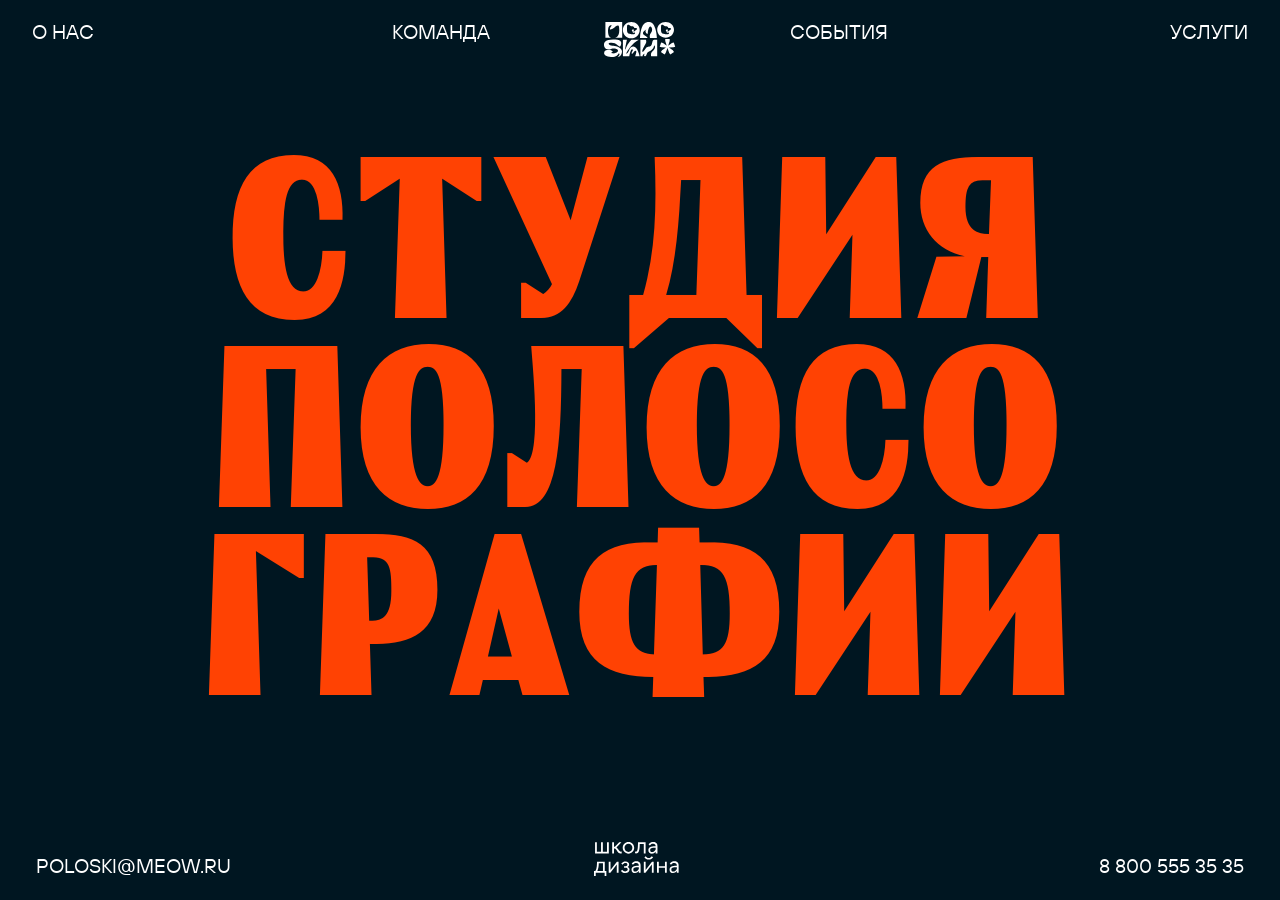
<file: index.html>
<!DOCTYPE html>
<html lang="en">
<head>
    <meta charset="UTF-8">
    <meta name="viewport" content="width=device-width, initial-scale=1.0">
    <title>ПОЛОSКИ</title>
    <link rel="stylesheet" href="stylesheets/styles.css">
</head>
<body>
     <header class="header">
        <nav class="nav">
            <a href="about.html">О НАС</a>
            <a href="masters.html">КОМАНДА</a>
            <a href="index.html" class="header-logo">
                <img src="images/logomine.svg">
            </a>
            <a href="event.html">СОБЫТИЯ</a>
            <a href="uslugi.html">УСЛУГИ</a>
        </nav>
    </header>
    <main class="hero">
        <h1 class="htitle" data-split>
            <span>СТУДИЯ</span>
            <span>ПОЛОСО</span>
            <span>ГРАФИИ</span>
        </h1>
    </main>
    <footer class="podval">
        <div>POLOSKI@MEOW.RU</div>
        <a href="https://hsedesign.ru/account/Chris">
            <img src="images/logohse.svg" class="footer-logo">
        </a>
        <div>8 800 555 35 35</div>
    </footer>
    <script src="main.js"></script>
</body>
</html>
</file>
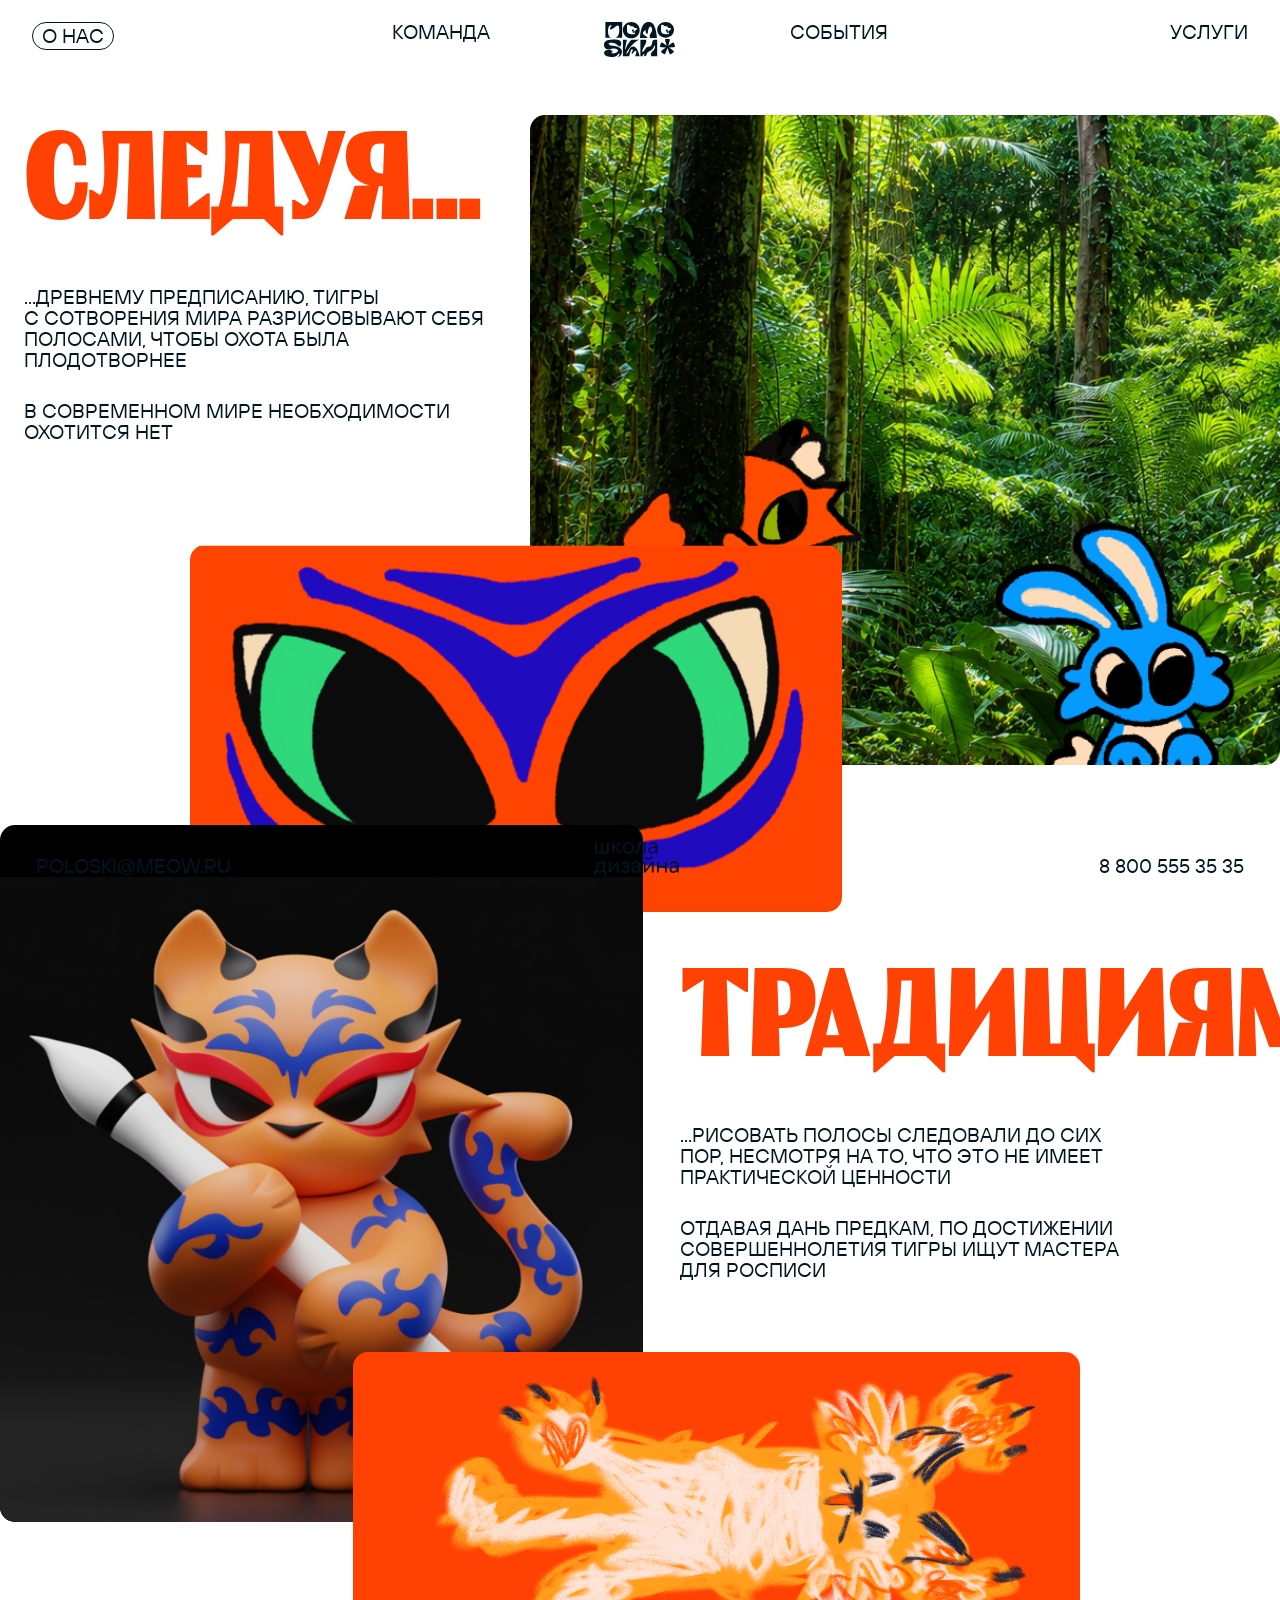
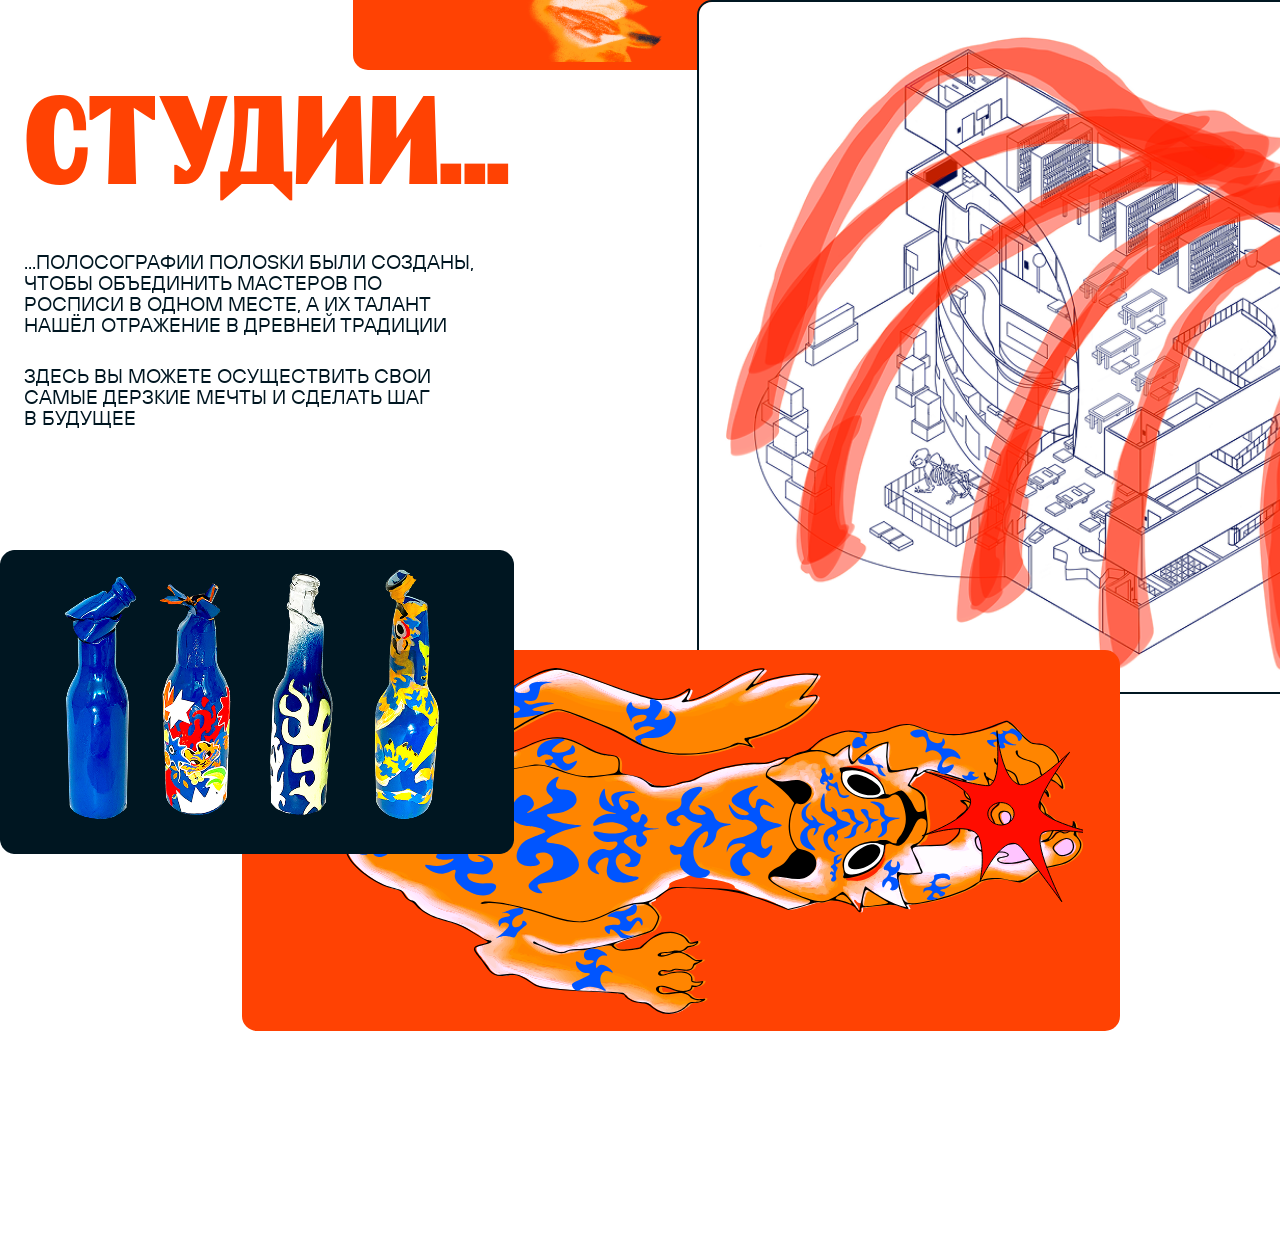
<file: about.html>
<!DOCTYPE html>
<html lang="en">
<head>
    <meta charset="UTF-8">
    <meta name="viewport" content="width=device-width, initial-scale=1.0">
    <title>ПОЛОSКИ</title>
    <link rel="stylesheet" href="stylesheets/styles.css">
</head>
<body class="aboutpage">
    <header class="header">
        <nav class="nav">
            <a href="about.html" class="active">О НАС</a>
            <a href="masters.html">КОМАНДА</a>
            <a href="index.html" class="header-logo">
                <img src="images/logominebl.svg">
            </a>
            <a href="event.html">СОБЫТИЯ</a>
            <a href="uslugi.html">УСЛУГИ</a>
        </nav>
    </header>
    <main class="about">
        <section class="about-block about-block-1">
            <div class="about-text">
                <h1>СЛЕДУЯ...</h1>
                <p>...ДРЕВНЕМУ ПРЕДПИСАНИЮ, ТИГРЫ С&nbsp;СОТВОРЕНИЯ МИРА РАЗРИСОВЫВАЮТ СЕБЯ ПОЛОСАМИ, ЧТОБЫ ОХОТА БЫЛА ПЛОДОТВОРНЕЕ</p>
                <p>В СОВРЕМЕННОМ МИРЕ НЕОБХОДИМОСТИ ОХОТИТСЯ НЕТ</p>
            </div>
            <img src="images/about1.png" class="about-img about-img-1" alt="">
            <img src="images/about2.svg" class="about-img about-img-2" alt="">
            <img src="images/about3.svg" class="about-img about-img-3" alt="">
        </section>
        <section class="about-block about-block-2">
            <div class="about-text about-text-right">
                <h2>ТРАДИЦИЯМ...</h2>
                <p>...РИСОВАТЬ ПОЛОСЫ СЛЕДОВАЛИ ДО СИХ ПОР, НЕСМОТРЯ НА&nbsp;ТО,&nbsp;ЧТО&nbsp;ЭТО&nbsp;НЕ&nbsp;ИМЕЕТ ПРАКТИЧЕСКОЙ ЦЕННОСТИ</p>
                <p>ОТДАВАЯ ДАНЬ ПРЕДКАМ, ПО&nbsp;ДОСТИЖЕНИИ СОВЕРШЕННОЛЕТИЯ ТИГРЫ ИЩУТ МАСТЕРА ДЛЯ&nbsp;РОСПИСИ</p>
            </div>
            <img src="images/about4.svg" class="about-img about-img-4" alt="">
        </section>
        <section class="about-block about-block-3">
            <div class="about-text">
                <h2>СТУДИИ...</h2>
                <p>...ПОЛОСОГРАФИИ ПОЛОSКИ БЫЛИ СОЗДАНЫ, ЧТОБЫ ОБЪЕДИНИТЬ МАСТЕРОВ ПО РОСПИСИ В ОДНОМ МЕСТЕ, А&nbsp;ИХ&nbsp;ТАЛАНТ НАШЁЛ ОТРАЖЕНИЕ В&nbsp;ДРЕВНЕЙ ТРАДИЦИИ</p>
                <p>ЗДЕСЬ ВЫ МОЖЕТЕ ОСУЩЕСТВИТЬ СВОИ САМЫЕ ДЕРЗКИЕ МЕЧТЫ И&nbsp;СДЕЛАТЬ ШАГ В&nbsp;БУДУЩЕЕ</p>
            </div>
            <img src="images/about5.png" class="about-img about-img-5" alt="">
            <img src="images/about6.svg" class="about-img about-img-6" alt="">
            <img src="images/about7.png" class="about-img about-img-7" alt="">
        </section>
    </main>
    <footer class="podval">
        <div>POLOSKI@MEOW.RU</div>
        <a href="https://hsedesign.ru/account/Chris">
            <img src="images/logohsebl.svg" class="footer-logo">
        </a>
        <div>8 800 555 35 35</div>
    </footer>
    <script src="main.js"></script>
</body>
</html>
</file>
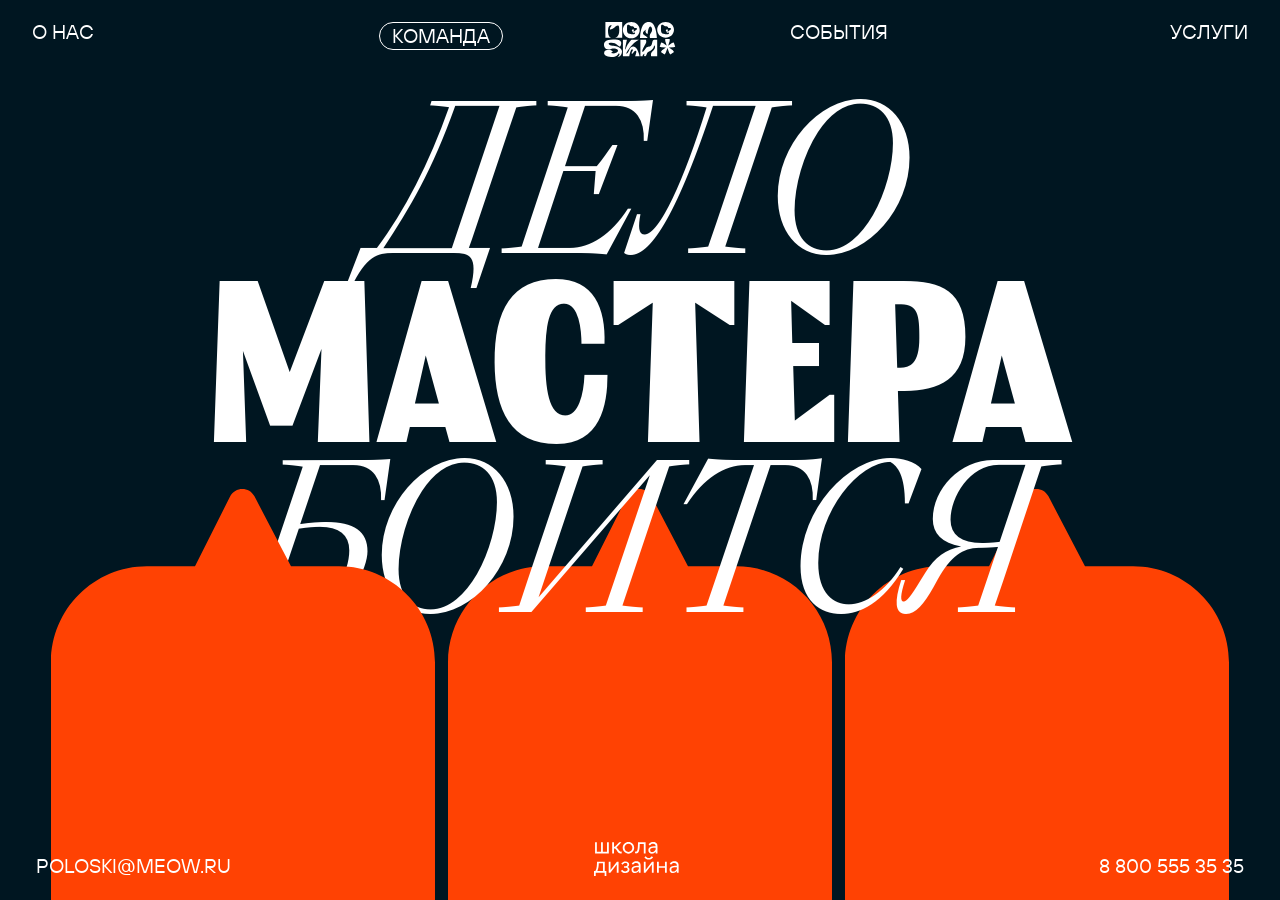
<file: masters.html>
<!DOCTYPE html>
<html lang="en">
<head>
    <meta charset="UTF-8">
    <meta name="viewport" content="width=device-width, initial-scale=1.0">
    <title>ПОЛОSКИ</title>
    <link rel="stylesheet" href="stylesheets/styles.css">
</head>
<body>
    <header class="header">
        <nav class="nav">
            <a href="about.html">О НАС</a>
            <a href="masters.html" class="active">КОМАНДА</a>
            <a href="index.html" class="header-logo">
                <img src="images/logomine.svg">
            </a>
            <a href="event.html">СОБЫТИЯ</a>
            <a href="uslugi.html">УСЛУГИ</a>
        </nav>
    </header>
    <main class="masters">
        <div class="masters-title">
            <div class="title-line title-line-1">ДЕЛО</div>
            <div class="title-line title-line-2">МАСТЕРА</div>
            <div class="title-line title-line-3">БОИТСЯ</div>
        </div>
        <button class="reset-star" type="button">
            <img src="images/return.svg" alt="">
        </button>
        <div class="fingers">
            <button class="finger finger-1 active" type="button" data-index="0">
                <img src="images/fingerdown.svg" alt="">
            </button>
            <button class="finger finger-2" type="button" data-index="1">
                <img src="images/fingerdown2.svg" alt="">
            </button>
            <button class="finger finger-3" type="button" data-index="2">
                <img src="images/fingerdown3.svg" alt="">
            </button>
        </div>
        <div class="master-card">
            <img src="images/fingerup.svg" class="card-bg" alt="">
            <button class="card-close" type="button">
                <img src="images/strelka.svg" alt="">
            </button>
            <img src="images/eltigr.png" class="master-photo" alt="">
            <div class="master-info">
                <h2>ЭЛЬ ТИГР</h2>
                <p>ИСПАНСКИЙ МАСТЕР<br>ПО КРУПНОЙ РОСПИСИ</p>
                <a href="error.html">ПОРТФОЛИО</a>
            </div>
        </div>
</main>
    <footer class="podval">
        <div>POLOSKI@MEOW.RU</div>
        <a href="https://hsedesign.ru/account/Chris">
            <img src="images/logohse.svg" class="footer-logo">
        </a>
        <div>8 800 555 35 35</div>
    </footer>
    <script src="main.js"></script>
</body>
</html>
</file>
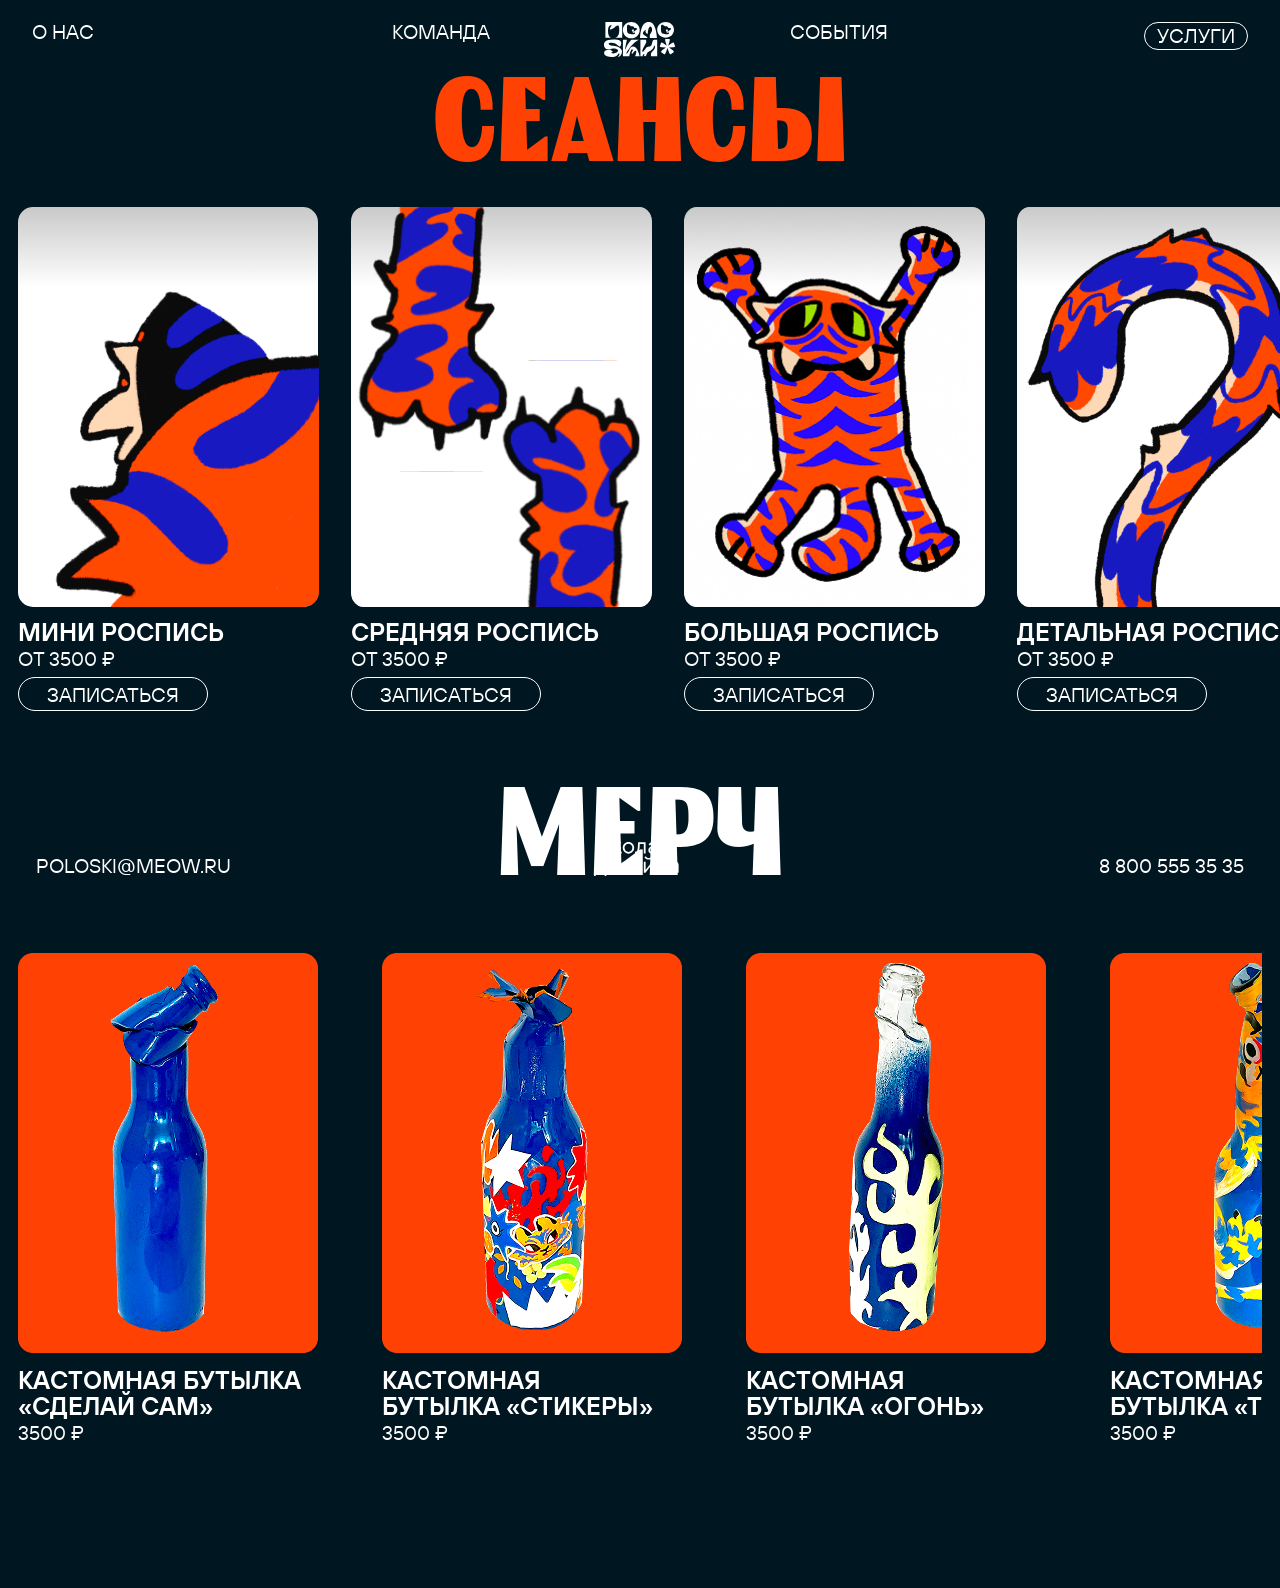
<file: uslugi.html>
<!DOCTYPE html>
<html lang="en">
<head>
    <meta charset="UTF-8">
    <meta name="viewport" content="width=device-width, initial-scale=1.0">
    <title>ПОЛОSКИ</title>
    <link rel="stylesheet" href="stylesheets/styles.css">
</head>
<body>
    <header class="header">
        <nav class="nav">
            <a href="about.html">О НАС</a>
            <a href="masters.html">КОМАНДА</a>
            <a href="index.html" class="header-logo">
                <img src="images/logomine.svg">
            </a>
            <a href="event.html">СОБЫТИЯ</a>
            <a href="uslugi.html" class="active">УСЛУГИ</a>
        </nav>
    </header>
    <main class="services">
        <section class="sessions">
            <h1 class="services-title">СЕАНСЫ</h1>
            <div class="sessions-grid">
                <article class="session-card">
                    <img src="images/miniros.svg" alt="">
                    <h2>МИНИ РОСПИСЬ</h2>
                    <p>ОТ 3500 ₽</p>
                    <button class="session-btn" type="button">ЗАПИСАТЬСЯ</button>
                </article>
                <article class="session-card">
                    <img src="images/middleros.svg" alt="">
                    <h2>СРЕДНЯЯ РОСПИСЬ</h2>
                    <p>ОТ 3500 ₽</p>
                    <button class="session-btn" type="button">ЗАПИСАТЬСЯ</button>
                </article>
                <article class="session-card">
                    <img src="images/bigros.png" alt="">
                    <h2>БОЛЬШАЯ РОСПИСЬ</h2>
                    <p>ОТ 3500 ₽</p>
                    <button class="session-btn" type="button">ЗАПИСАТЬСЯ</button>
                </article>
                <article class="session-card">
                    <img src="images/specialros.svg" alt="">
                    <h2>ДЕТАЛЬНАЯ РОСПИСЬ</h2>
                    <p>ОТ 3500 ₽</p>
                    <button class="session-btn" type="button">ЗАПИСАТЬСЯ</button>
                </article>
            </div>
        </section>
        <section class="merch">
            <h2 class="merch-title">МЕРЧ</h2>
            <div class="merch-scroll">
                <article class="merch-card">
                    <img src="images/merch1.png" alt="">
                    <h3>КАСТОМНАЯ БУТЫЛКА<br>«СДЕЛАЙ САМ»</h3>
                    <p>3500 ₽</p>
                </article>
                <article class="merch-card">
                    <img src="images/merch2.png" alt="">
                    <h3>КАСТОМНАЯ<br>БУТЫЛКА «СТИКЕРЫ»</h3>
                    <p>3500 ₽</p>
                </article>
                <article class="merch-card">
                    <img src="images/merch3.png" alt="">
                    <h3>КАСТОМНАЯ<br>БУТЫЛКА «ОГОНЬ»</h3>
                    <p>3500 ₽</p>
                </article>
                <article class="merch-card">
                    <img src="images/merch4.png" alt="">
                    <h3>КАСТОМНАЯ<br>БУТЫЛКА «ТИГР»</h3>
                    <p>3500 ₽</p>
                </article>
                <article class="merch-card">
                    <img src="images/merch5.png" alt="">
                    <h3>ФАРТУК «ПОЛОSКИ»</h3>
                    <p>5000 ₽</p>
                </article>
                <article class="merch-card">
                    <img src="images/merch6.png" alt="">
                    <h3>ПЛАКАТ<br>«ЗОВ К&nbsp;ПРЕДКАМ»</h3>
                    <p>600 ₽</p>
                </article>
            </div>
        </section>
    </main>
    <div class="popup-overlay">
        <div class="event-popup">
            <button class="popup-close" type="button">
                <img src="images/xpopup.svg" alt="">
            </button>
            <h2>ЗАПИСЬ НА EVENT</h2>
            <p class="popup-subtitle">ЗАПОЛНИТЕ ВСЕ ПОЛЯ</p>
            <form class="popup-form">
                <input type="text" placeholder="ФИО">
                <input type="tel" placeholder="НОМЕР ТЕЛЕФОНА">
                <input type="email" placeholder="ПОЧТА">
                <label class="popup-checkbox">
                    <input type="checkbox">
                    <span class="checkbox-box"></span>
                    <span>СОГЛАСИЕ С ПОЛИТИКОЙ СБОРА ДАННЫХ</span>
                </label>
                <button class="popup-submit" type="submit">ОТПРАВИТЬ</button>
            </form>
        </div>
    </div>
    <footer class="podval">
        <div>POLOSKI@MEOW.RU</div>
        <a href="https://hsedesign.ru/account/Chris">
            <img src="images/logohse.svg" class="footer-logo" alt="">
        </a>
        <div>8 800 555 35 35</div>
    </footer>
    <script src="main.js"></script> 
</body>
</html>
</file>
<file: stylesheets/styles.css>
@import 'reset.css';
@import 'base.css';
@import 'layout.css';
@import 'adaptive.css';
@import 'animation.css';
</file>
